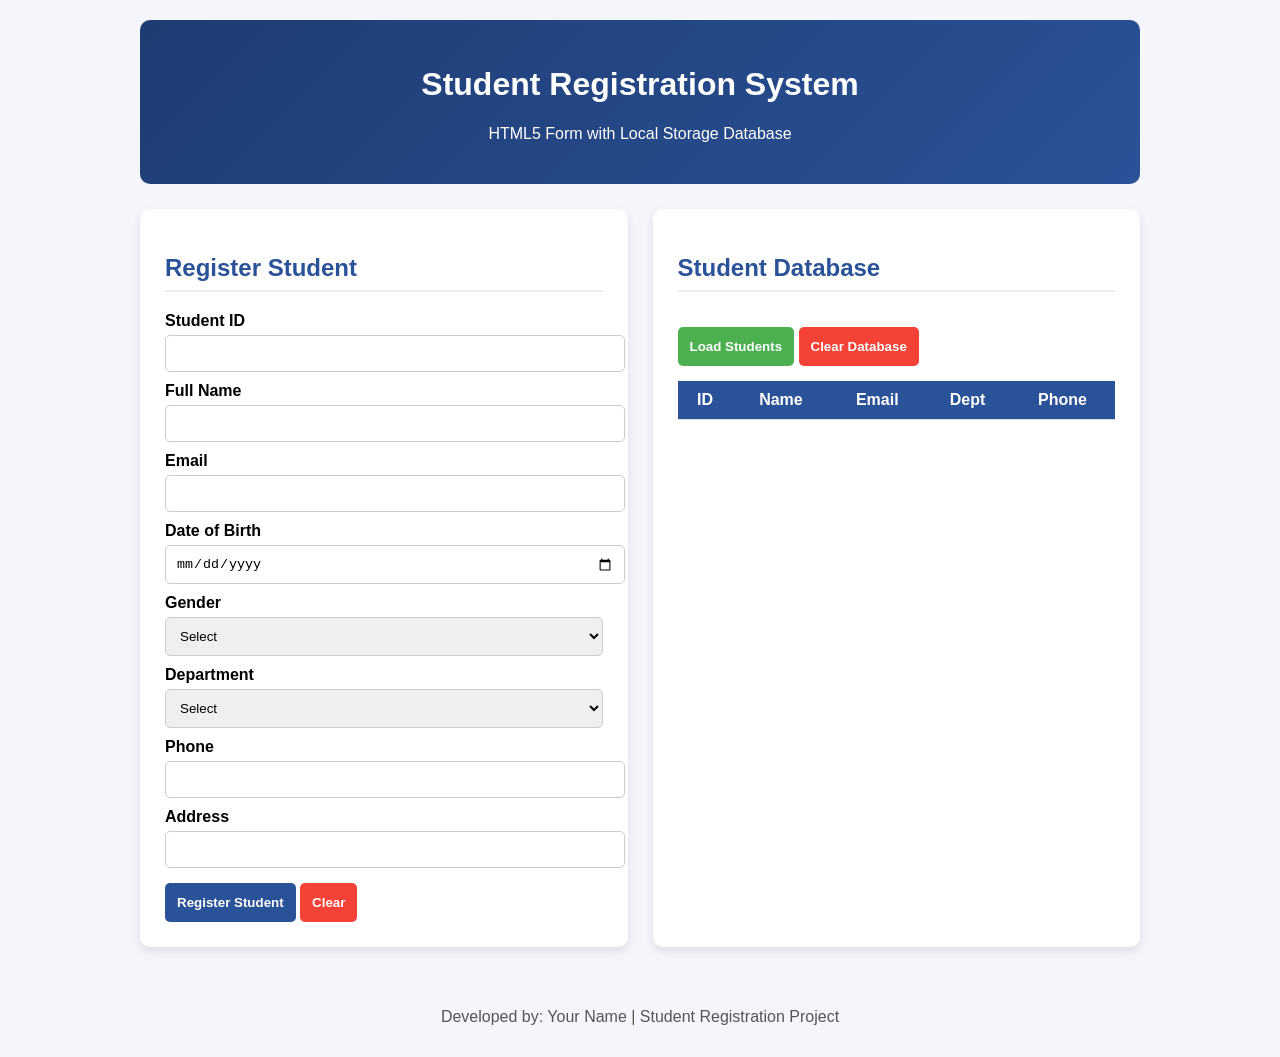
<file: Student Registration System/index.html>
<!DOCTYPE html>
<html lang="en">
<head>
<meta charset="UTF-8">
<meta name="viewport" content="width=device-width, initial-scale=1.0">
<title>Student Registration System</title>

<style>

body{
font-family: Arial, sans-serif;
background:#f4f6fb;
margin:0;
}

.container{
width:90%;
max-width:1000px;
margin:auto;
}

header{
background:linear-gradient(135deg,#1e3c72,#2a5298);
color:white;
padding:25px;
text-align:center;
border-radius:10px;
margin-top:20px;
}

.main{
display:grid;
grid-template-columns:1fr 1fr;
gap:25px;
margin-top:25px;
}

@media(max-width:800px){
.main{
grid-template-columns:1fr;
}
}

.box{
background:white;
padding:25px;
border-radius:10px;
box-shadow:0 4px 10px rgba(0,0,0,0.1);
}

h2{
color:#2a5298;
border-bottom:2px solid #eee;
padding-bottom:8px;
}

label{
font-weight:bold;
margin-top:10px;
display:block;
}

input,select{
width:100%;
padding:10px;
margin-top:5px;
border:1px solid #ccc;
border-radius:5px;
}

button{
margin-top:15px;
padding:12px;
border:none;
border-radius:5px;
cursor:pointer;
font-weight:bold;
}

.register{
background:#2a5298;
color:white;
}

.clear{
background:#f44336;
color:white;
}

.load{
background:#4CAF50;
color:white;
}

table{
width:100%;
border-collapse:collapse;
margin-top:15px;
}

th,td{
padding:10px;
border-bottom:1px solid #ddd;
}

th{
background:#2a5298;
color:white;
}

footer{
text-align:center;
margin-top:30px;
padding:15px;
color:#555;
}

</style>
</head>

<body>

<div class="container">

<header>
<h1>Student Registration System</h1>
<p>HTML5 Form with Local Storage Database</p>
</header>

<div class="main">

<div class="box">

<h2>Register Student</h2>

<form id="form">

<label>Student ID</label>
<input type="text" id="sid" required>

<label>Full Name</label>
<input type="text" id="name" required>

<label>Email</label>
<input type="email" id="email" required>

<label>Date of Birth</label>
<input type="date" id="dob" required>

<label>Gender</label>
<select id="gender" required>
<option value="">Select</option>
<option>Male</option>
<option>Female</option>
<option>Other</option>
</select>

<label>Department</label>
<select id="dept" required>
<option value="">Select</option>
<option>Computer Science</option>
<option>Electrical</option>
<option>Mechanical</option>
<option>Business</option>
</select>

<label>Phone</label>
<input type="tel" id="phone" required>

<label>Address</label>
<input type="text" id="address">

<button class="register">Register Student</button>
<button type="button" class="clear" onclick="clearForm()">Clear</button>

</form>

</div>

<div class="box">

<h2>Student Database</h2>

<button class="load" onclick="loadStudents()">Load Students</button>
<button class="clear" onclick="clearDB()">Clear Database</button>

<table>

<thead>
<tr>
<th>ID</th>
<th>Name</th>
<th>Email</th>
<th>Dept</th>
<th>Phone</th>
</tr>
</thead>

<tbody id="table"></tbody>

</table>

</div>

</div>

<footer>
<p>Developed by: Your Name | Student Registration Project</p>
</footer>

</div>

<script>

let students=JSON.parse(localStorage.getItem("students"))||[];

document.getElementById("form").addEventListener("submit",function(e){

e.preventDefault();

let student={
sid:document.getElementById("sid").value,
name:document.getElementById("name").value,
email:document.getElementById("email").value,
dob:document.getElementById("dob").value,
gender:document.getElementById("gender").value,
dept:document.getElementById("dept").value,
phone:document.getElementById("phone").value,
address:document.getElementById("address").value
};

students.push(student);

localStorage.setItem("students",JSON.stringify(students));

alert("Student Registered Successfully");

this.reset();

});

function loadStudents(){

let table=document.getElementById("table");

table.innerHTML="";

students.forEach((s,i)=>{

table.innerHTML+=`

<tr>
<td>${s.sid}</td>
<td>${s.name}</td>
<td>${s.email}</td>
<td>${s.dept}</td>
<td>${s.phone}</td>
</tr>

`;

});

}

function clearForm(){

document.getElementById("form").reset();

}

function clearDB(){

localStorage.removeItem("students");

students=[];

document.getElementById("table").innerHTML="";

alert("Database Cleared");

}

</script>

</body>
</html>
</file>
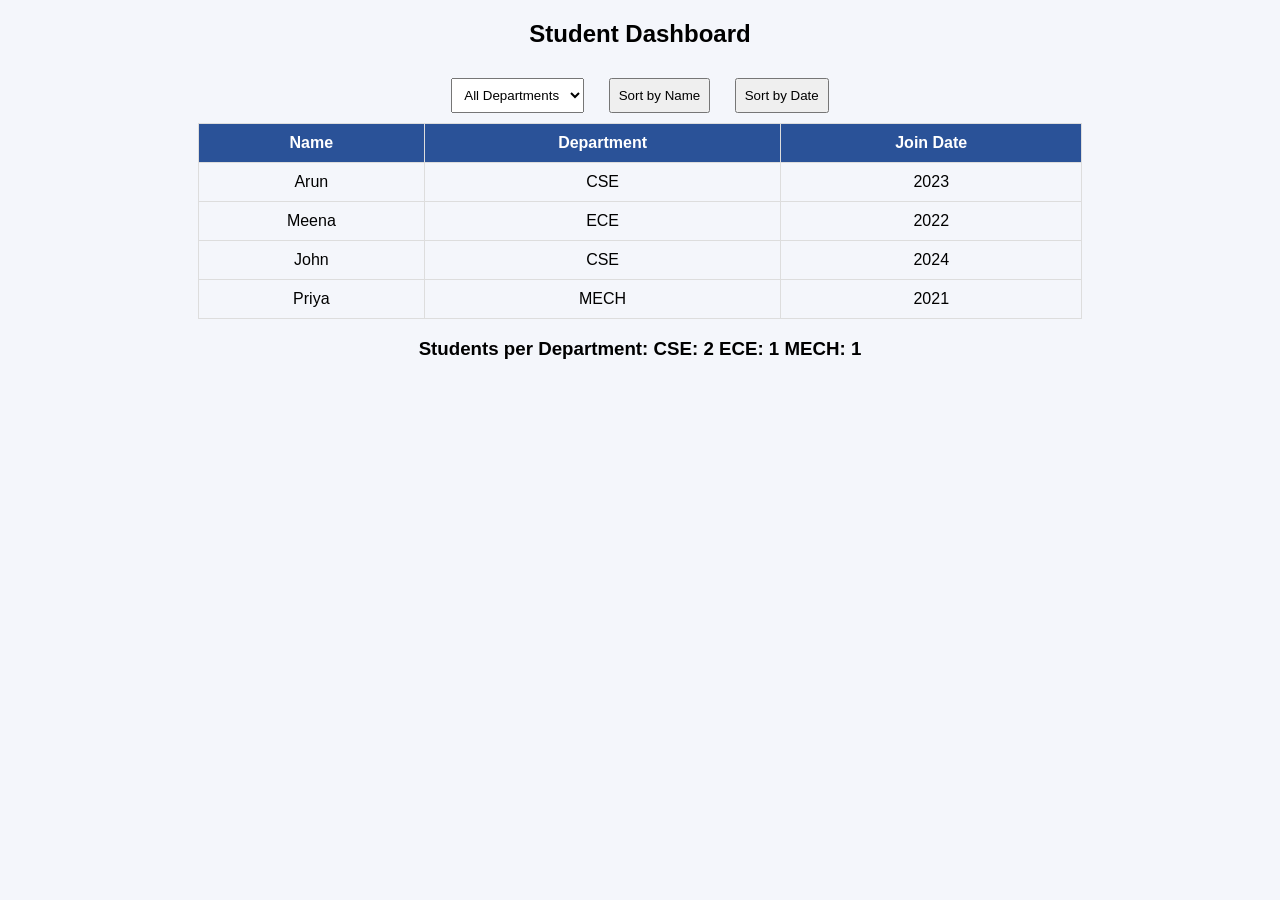
<file: Task 2/index.html>
<!DOCTYPE html>
<html>
<head>
<title>Student Dashboard</title>

<style>

body{
font-family:Arial;
background:#f4f6fb;
text-align:center;
}

table{
margin:auto;
border-collapse:collapse;
width:70%;
}

th,td{
padding:10px;
border:1px solid #ddd;
}

th{
background:#2a5298;
color:white;
}

select,button{
padding:8px;
margin:10px;
}

</style>

</head>

<body>

<h2>Student Dashboard</h2>

<select id="departmentFilter" onchange="filterDepartment()">
<option value="All">All Departments</option>
<option value="CSE">CSE</option>
<option value="ECE">ECE</option>
<option value="MECH">MECH</option>
</select>

<button onclick="sortName()">Sort by Name</button>
<button onclick="sortDate()">Sort by Date</button>

<table>

<thead>
<tr>
<th>Name</th>
<th>Department</th>
<th>Join Date</th>
</tr>
</thead>

<tbody id="studentTable"></tbody>

</table>

<h3 id="count"></h3>

<script>

let students=[
{name:"Arun",dept:"CSE",date:"2023"},
{name:"Meena",dept:"ECE",date:"2022"},
{name:"John",dept:"CSE",date:"2024"},
{name:"Priya",dept:"MECH",date:"2021"}
];

function display(data){

let table=document.getElementById("studentTable");
table.innerHTML="";

data.forEach(s=>{

table.innerHTML+=`
<tr>
<td>${s.name}</td>
<td>${s.dept}</td>
<td>${s.date}</td>
</tr>
`;

});

countStudents(data);

}

function sortName(){
students.sort((a,b)=>a.name.localeCompare(b.name));
display(students);
}

function sortDate(){
students.sort((a,b)=>a.date-b.date);
display(students);
}

function filterDepartment(){

let dept=document.getElementById("departmentFilter").value;

if(dept==="All"){
display(students);
}else{

let filtered=students.filter(s=>s.dept===dept);
display(filtered);

}

}

function countStudents(data){

let counts={};

data.forEach(s=>{
counts[s.dept]=(counts[s.dept]||0)+1;
});

let text="Students per Department: ";

for(let d in counts){
text+=d+": "+counts[d]+" ";
}

document.getElementById("count").innerText=text;

}

display(students);

</script>

</body>
</html>
</file>
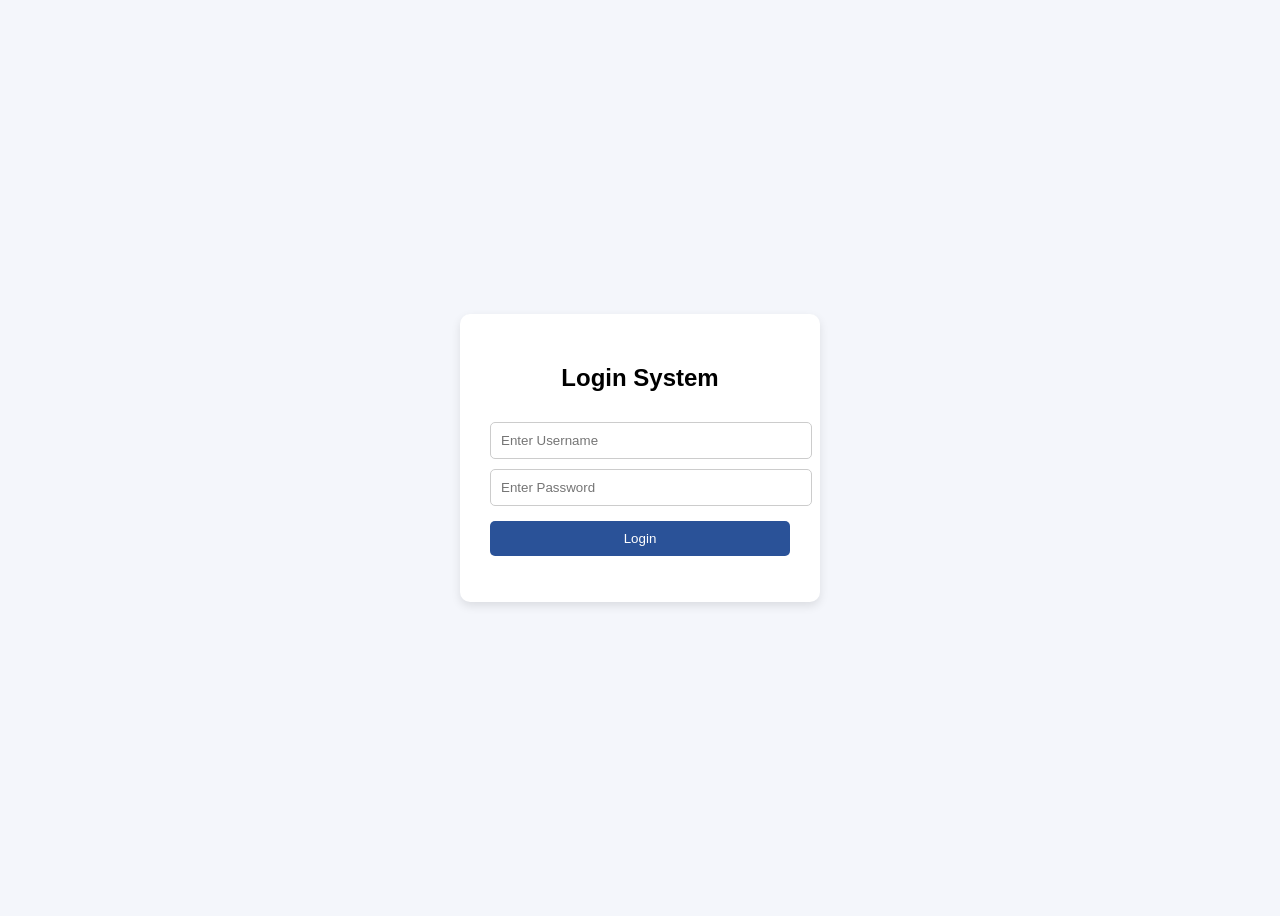
<file: Task 3/index.html>
<!DOCTYPE html>
<html>
<head>
<title>Login System</title>

<style>

body{
font-family:Arial;
background:#f4f6fb;
display:flex;
justify-content:center;
align-items:center;
height:100vh;
}

.box{
background:white;
padding:30px;
border-radius:10px;
box-shadow:0 4px 10px rgba(0,0,0,0.1);
width:300px;
}

h2{
text-align:center;
}

input{
width:100%;
padding:10px;
margin-top:10px;
border:1px solid #ccc;
border-radius:5px;
}

button{
width:100%;
padding:10px;
margin-top:15px;
background:#2a5298;
color:white;
border:none;
border-radius:5px;
cursor:pointer;
}

.error{
color:red;
margin-top:10px;
text-align:center;
}

.success{
color:green;
margin-top:10px;
text-align:center;
}

</style>

</head>

<body>

<div class="box">

<h2>Login System</h2>

<input type="text" id="username" placeholder="Enter Username">

<input type="password" id="password" placeholder="Enter Password">

<button onclick="login()">Login</button>

<p id="message"></p>

</div>

<script>

// simulated database
let user={
username:"admin",
password:"12345"
};

function login(){

let u=document.getElementById("username").value;
let p=document.getElementById("password").value;
let msg=document.getElementById("message");

if(u=="" || p==""){
msg.innerHTML="Please fill all fields";
msg.className="error";
return;
}

if(u===user.username && p===user.password){

msg.innerHTML="Login Successful";
msg.className="success";

}else{

msg.innerHTML="Invalid Username or Password";
msg.className="error";

}

}

</script>

</body>
</html>
</file>
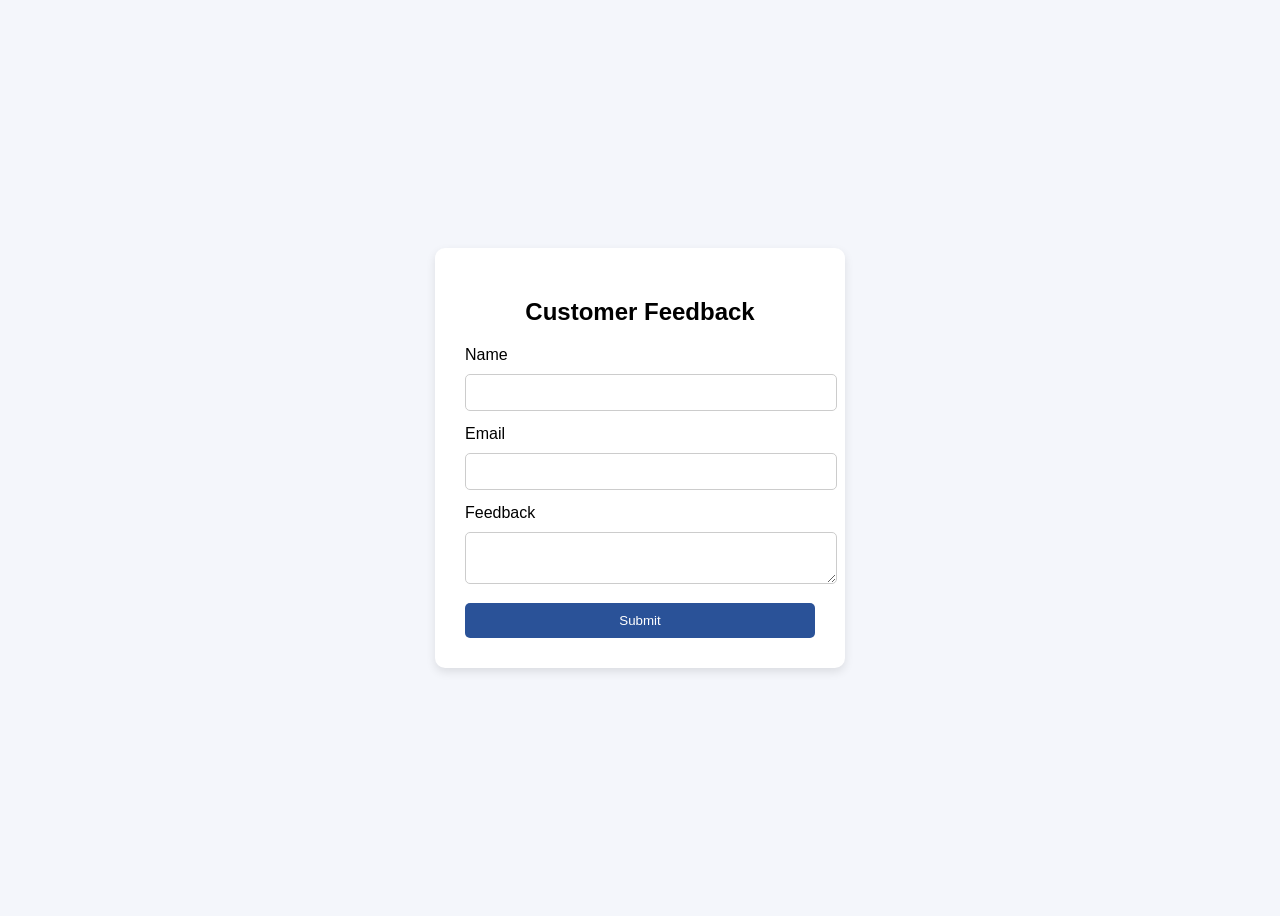
<file: Task07/index.html>
<!DOCTYPE html>
<html>
<head>
<title>Feedback Form</title>

<style>

body{
font-family:Arial;
background:#f4f6fb;
display:flex;
justify-content:center;
align-items:center;
height:100vh;
}

.container{
background:white;
padding:30px;
border-radius:10px;
width:350px;
box-shadow:0 4px 10px rgba(0,0,0,0.1);
}

h2{
text-align:center;
}

input,textarea{
width:100%;
padding:10px;
margin-top:10px;
border:1px solid #ccc;
border-radius:5px;
}

input:hover,textarea:hover{
border-color:#2a5298;
background:#f0f6ff;
}

button{
width:100%;
padding:10px;
margin-top:15px;
background:#2a5298;
color:white;
border:none;
border-radius:5px;
cursor:pointer;
}

.error{
color:red;
font-size:14px;
}

</style>

</head>

<body>

<div class="container">

<h2>Customer Feedback</h2>

<form id="feedbackForm">

<label>Name</label>
<input type="text" id="name" onkeypress="validateText(event)">
<p id="nameError" class="error"></p>

<label>Email</label>
<input type="email" id="email">
<p id="emailError" class="error"></p>

<label>Feedback</label>
<textarea id="feedback"></textarea>

<button type="button" ondblclick="submitForm()">Submit</button>

</form>

</div>

<script>

function validateText(e){

let char=String.fromCharCode(e.which);

if(!/[a-zA-Z\s]/.test(char)){
e.preventDefault();
document.getElementById("nameError").innerText="Only letters allowed";
}else{
document.getElementById("nameError").innerText="";
}

}

function validateEmail(){

let email=document.getElementById("email").value;

if(!email.includes("@")){
document.getElementById("emailError").innerText="Invalid email";
return false;
}

document.getElementById("emailError").innerText="";
return true;

}

function submitForm(){

let name=document.getElementById("name").value;

if(name==""){
alert("Please enter name");
return;
}

if(!validateEmail()){
return;
}

alert("Thank you for your feedback!");

}

</script>

</body>
</html>
</file>
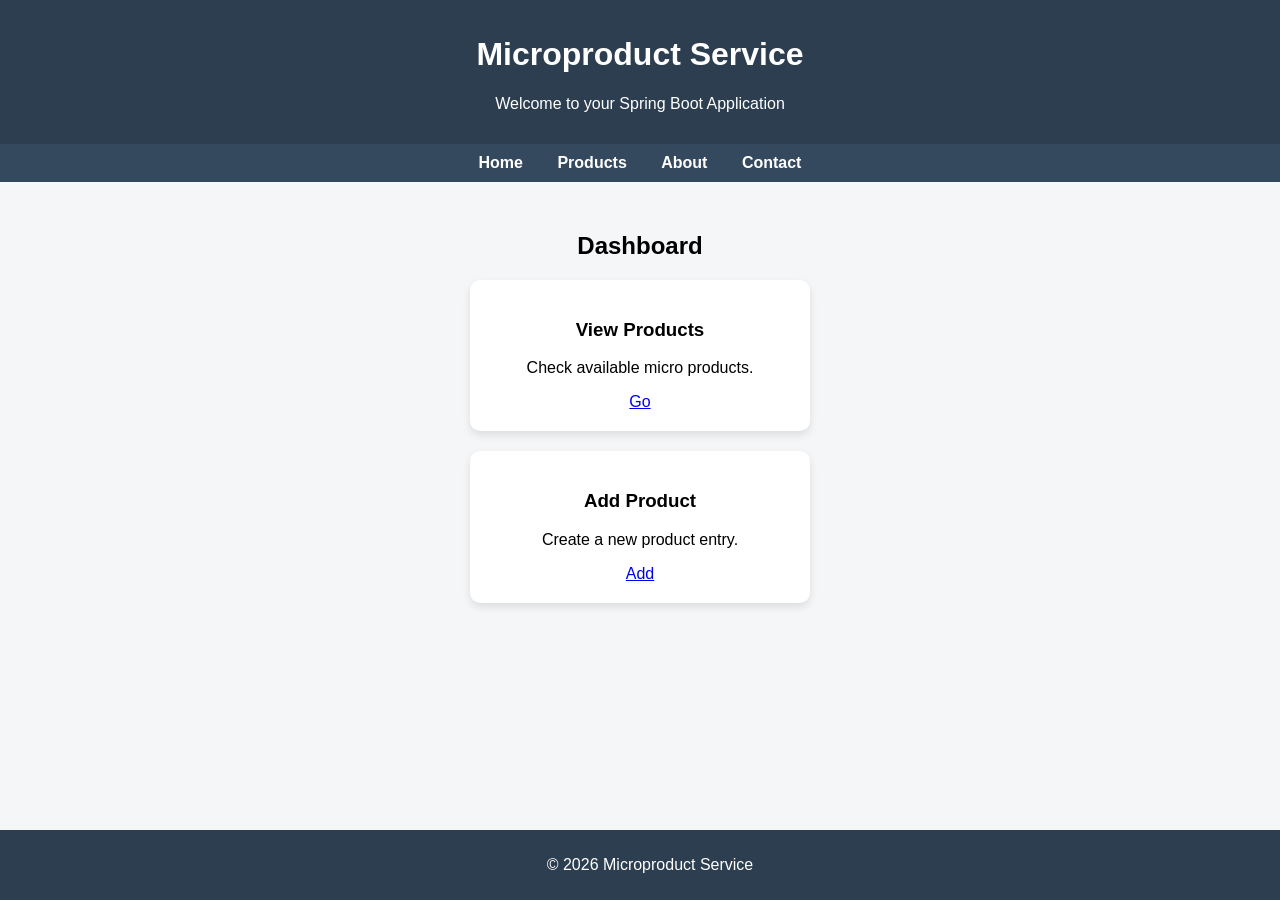
<file: 14-MicroProductService/target/classes/templates/index.html>
<!DOCTYPE html>
<html lang="en">
<head>
    <meta charset="UTF-8">
    <meta name="viewport" content="width=device-width, initial-scale=1.0">
    <title>Microproduct Service</title>

    <!-- Optional CSS -->
    <style>
        body {
            font-family: Arial, sans-serif;
            background-color: #f4f6f8;
            margin: 0;
            padding: 0;
        }

        header {
            background-color: #2c3e50;
            color: white;
            padding: 15px;
            text-align: center;
        }

        nav {
            background-color: #34495e;
            padding: 10px;
            text-align: center;
        }

        nav a {
            color: white;
            margin: 0 15px;
            text-decoration: none;
            font-weight: bold;
        }

        nav a:hover {
            text-decoration: underline;
        }

        .container {
            padding: 30px;
            text-align: center;
        }

        .card {
            background: white;
            padding: 20px;
            margin: 20px auto;
            width: 300px;
            border-radius: 10px;
            box-shadow: 0 4px 8px rgba(0,0,0,0.1);
        }

        footer {
            background-color: #2c3e50;
            color: white;
            text-align: center;
            padding: 10px;
            position: fixed;
            bottom: 0;
            width: 100%;
        }
    </style>
</head>
<body>

<header>
    <h1>Microproduct Service</h1>
    <p>Welcome to your Spring Boot Application</p>
</header>

<nav>
    <a href="/">Home</a>
    <a href="/products">Products</a>
    <a href="/about">About</a>
    <a href="/contact">Contact</a>
</nav>

<div class="container">
    <h2>Dashboard</h2>

    <div class="card">
        <h3>View Products</h3>
        <p>Check available micro products.</p>
        <a href="/products">Go</a>
    </div>

    <div class="card">
        <h3>Add Product</h3>
        <p>Create a new product entry.</p>
        <a href="/add-product">Add</a>
    </div>
</div>

<footer>
    <p>© 2026 Microproduct Service</p>
</footer>

</body>
</html>
</file>
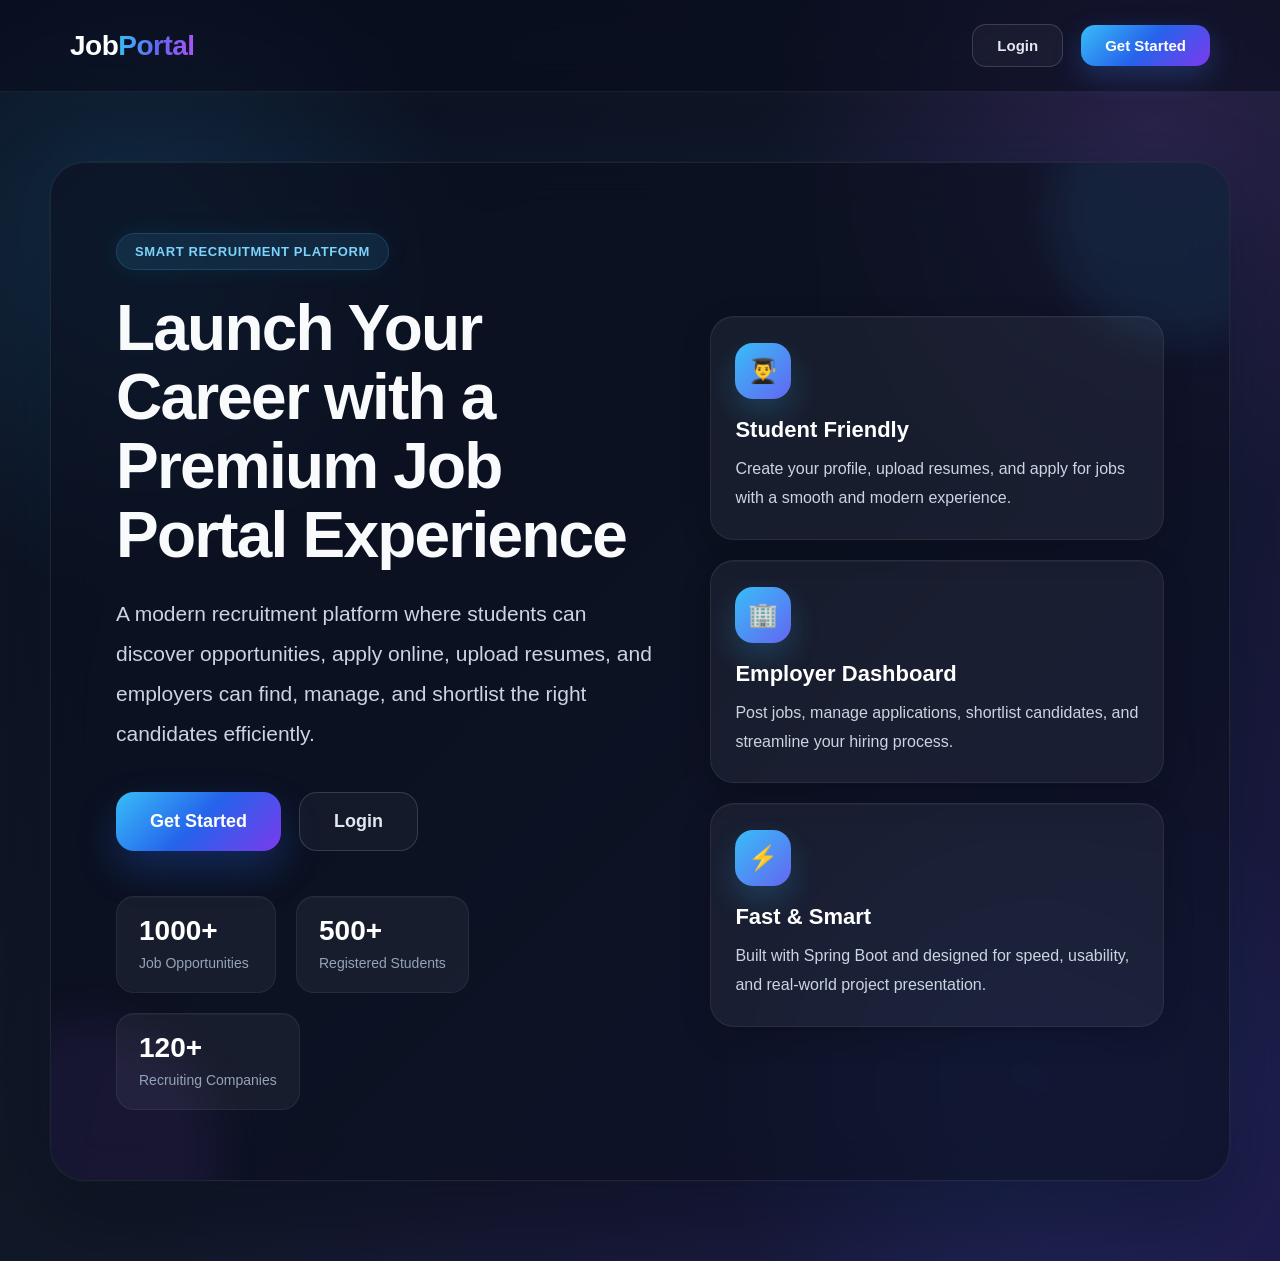
<file: jobportal/target/classes/templates/index.html>
<!DOCTYPE html>
<html xmlns:th="http://www.thymeleaf.org">
<head>
    <meta charset="UTF-8">
    <title>Job Portal Management System</title>
    <meta name="viewport" content="width=device-width, initial-scale=1.0">

    <style>
        * {
            margin: 0;
            padding: 0;
            box-sizing: border-box;
        }

        body {
            font-family: "Segoe UI", Tahoma, Geneva, Verdana, sans-serif;
            min-height: 100vh;
            background:
                radial-gradient(circle at 10% 20%, rgba(56, 189, 248, 0.15), transparent 22%),
                radial-gradient(circle at 90% 10%, rgba(168, 85, 247, 0.16), transparent 24%),
                radial-gradient(circle at 80% 85%, rgba(59, 130, 246, 0.14), transparent 22%),
                linear-gradient(135deg, #0a1020, #111827, #1e1b4b);
            color: #f8fafc;
            overflow-x: hidden;
        }

        .navbar {
            width: 100%;
            padding: 24px 70px;
            display: flex;
            justify-content: space-between;
            align-items: center;
            position: sticky;
            top: 0;
            z-index: 100;
            background: rgba(8, 12, 28, 0.55);
            backdrop-filter: blur(16px);
            -webkit-backdrop-filter: blur(16px);
            border-bottom: 1px solid rgba(255,255,255,0.06);
        }

        .logo {
            font-size: 28px;
            font-weight: 800;
            letter-spacing: -0.5px;
            color: #ffffff;
        }

        .logo span {
            background: linear-gradient(90deg, #38bdf8, #6366f1, #a855f7);
            -webkit-background-clip: text;
            -webkit-text-fill-color: transparent;
        }

        .nav-links {
            display: flex;
            align-items: center;
            gap: 18px;
        }

        .nav-btn {
            text-decoration: none;
            padding: 12px 24px;
            border-radius: 14px;
            font-weight: 700;
            transition: all 0.3s ease;
            font-size: 15px;
        }

        .nav-login {
            color: #e2e8f0;
            border: 1px solid rgba(255,255,255,0.15);
            background: rgba(255,255,255,0.04);
        }

        .nav-login:hover {
            background: rgba(255,255,255,0.08);
            transform: translateY(-2px);
        }

        .nav-register {
            color: white;
            background: linear-gradient(135deg, #38bdf8, #2563eb, #7c3aed);
            box-shadow: 0 10px 28px rgba(59, 130, 246, 0.25);
        }

        .nav-register:hover {
            transform: translateY(-2px);
            box-shadow: 0 14px 34px rgba(124, 58, 237, 0.28);
        }

        .hero {
            min-height: calc(100vh - 90px);
            display: flex;
            align-items: center;
            justify-content: center;
            padding: 70px 50px 80px;
        }

        .hero-card {
            width: 100%;
            max-width: 1420px;
            display: grid;
            grid-template-columns: 1.1fr 0.9fr;
            gap: 40px;
            align-items: center;
            padding: 70px 65px;
            border-radius: 34px;
            background: rgba(10, 15, 32, 0.62);
            border: 1px solid rgba(255,255,255,0.08);
            backdrop-filter: blur(20px);
            -webkit-backdrop-filter: blur(20px);
            box-shadow:
                0 30px 80px rgba(0,0,0,0.35),
                0 0 0 1px rgba(255,255,255,0.02),
                0 0 80px rgba(59, 130, 246, 0.08);
            position: relative;
            overflow: hidden;
        }

        .hero-card::before {
            content: "";
            position: absolute;
            top: -80px;
            right: -80px;
            width: 260px;
            height: 260px;
            background: rgba(56, 189, 248, 0.08);
            border-radius: 50%;
            filter: blur(20px);
        }

        .hero-card::after {
            content: "";
            position: absolute;
            bottom: -100px;
            left: -90px;
            width: 260px;
            height: 260px;
            background: rgba(168, 85, 247, 0.08);
            border-radius: 50%;
            filter: blur(20px);
        }

        .hero-left {
            position: relative;
            z-index: 2;
        }

        .badge {
            display: inline-block;
            padding: 10px 18px;
            border-radius: 999px;
            background: rgba(56, 189, 248, 0.12);
            color: #7dd3fc;
            font-size: 13px;
            font-weight: 700;
            letter-spacing: 0.6px;
            text-transform: uppercase;
            border: 1px solid rgba(56,189,248,0.18);
            margin-bottom: 24px;
            box-shadow: 0 0 25px rgba(56, 189, 248, 0.08);
        }

        .hero-left h1 {
            font-size: 64px;
            line-height: 1.08;
            font-weight: 800;
            margin-bottom: 24px;
            letter-spacing: -1.8px;
            max-width: 760px;
        }

        .hero-left p {
            font-size: 21px;
            line-height: 1.9;
            color: #cbd5e1;
            max-width: 720px;
            margin-bottom: 38px;
        }

        .hero-buttons {
            display: flex;
            gap: 18px;
            flex-wrap: wrap;
            margin-bottom: 45px;
        }

        .hero-btn {
            text-decoration: none;
            padding: 18px 34px;
            border-radius: 18px;
            font-size: 18px;
            font-weight: 800;
            transition: all 0.3s ease;
            display: inline-flex;
            align-items: center;
            justify-content: center;
        }

        .btn-primary {
            background: linear-gradient(135deg, #38bdf8, #2563eb, #7c3aed);
            color: white;
            box-shadow: 0 18px 38px rgba(37, 99, 235, 0.28);
        }

        .btn-primary:hover {
            transform: translateY(-3px);
            box-shadow: 0 24px 46px rgba(124, 58, 237, 0.28);
        }

        .btn-secondary {
            color: #e2e8f0;
            border: 1px solid rgba(255,255,255,0.14);
            background: rgba(255,255,255,0.04);
        }

        .btn-secondary:hover {
            transform: translateY(-3px);
            background: rgba(255,255,255,0.07);
        }

        .stats {
            display: flex;
            gap: 20px;
            flex-wrap: wrap;
        }

        .stat-box {
            background: rgba(255,255,255,0.05);
            border: 1px solid rgba(255,255,255,0.06);
            padding: 18px 22px;
            border-radius: 18px;
            min-width: 160px;
            box-shadow: inset 0 1px 0 rgba(255,255,255,0.03);
        }

        .stat-box h3 {
            font-size: 28px;
            font-weight: 800;
            color: #ffffff;
            margin-bottom: 6px;
        }

        .stat-box p {
            font-size: 14px;
            color: #94a3b8;
            margin: 0;
            line-height: 1.5;
        }

        .hero-right {
            position: relative;
            z-index: 2;
        }

        .feature-grid {
            display: grid;
            gap: 20px;
        }

        .feature-card {
            padding: 26px 24px;
            border-radius: 24px;
            background: rgba(255,255,255,0.05);
            border: 1px solid rgba(255,255,255,0.07);
            box-shadow:
                inset 0 1px 0 rgba(255,255,255,0.03),
                0 10px 30px rgba(0,0,0,0.18);
            transition: transform 0.3s ease;
        }

        .feature-card:hover {
            transform: translateY(-5px);
        }

        .feature-icon {
            width: 56px;
            height: 56px;
            border-radius: 18px;
            display: flex;
            align-items: center;
            justify-content: center;
            font-size: 24px;
            margin-bottom: 18px;
            background: linear-gradient(135deg, #38bdf8, #6366f1);
            box-shadow: 0 14px 30px rgba(56, 189, 248, 0.20);
        }

        .feature-card h3 {
            font-size: 22px;
            font-weight: 800;
            margin-bottom: 12px;
            color: #ffffff;
        }

        .feature-card p {
            font-size: 16px;
            line-height: 1.8;
            color: #cbd5e1;
        }

        @media (max-width: 1180px) {
            .hero-card {
                grid-template-columns: 1fr;
                padding: 50px 34px;
            }

            .hero-left h1 {
                font-size: 48px;
            }
        }

        @media (max-width: 768px) {
            .navbar {
                padding: 18px 20px;
                flex-direction: column;
                gap: 14px;
            }

            .hero {
                padding: 30px 18px 40px;
            }

            .hero-card {
                padding: 34px 22px;
                border-radius: 24px;
            }

            .hero-left h1 {
                font-size: 36px;
            }

            .hero-left p {
                font-size: 17px;
            }

            .hero-buttons {
                flex-direction: column;
            }

            .hero-btn {
                width: 100%;
            }

            .stats {
                flex-direction: column;
            }

            .stat-box {
                width: 100%;
            }
        }
    </style>
</head>
<body>

    <!-- Navbar -->
    <div class="navbar">
        <div class="logo">Job<span>Portal</span></div>

        <div class="nav-links">
            <a th:href="@{/login}" class="nav-btn nav-login">Login</a>
            <a th:href="@{/register}" class="nav-btn nav-register">Get Started</a>
        </div>
    </div>

    <!-- Hero Section -->
    <section class="hero">
        <div class="hero-card">

            <!-- Left Content -->
            <div class="hero-left">
                <div class="badge">Smart Recruitment Platform</div>

                <h1>Launch Your Career with a Premium Job Portal Experience</h1>

                <p>
                    A modern recruitment platform where students can discover opportunities,
                    apply online, upload resumes, and employers can find, manage, and shortlist
                    the right candidates efficiently.
                </p>

                <div class="hero-buttons">
                    <a th:href="@{/register}" class="hero-btn btn-primary">Get Started</a>
                    <a th:href="@{/login}" class="hero-btn btn-secondary">Login</a>
                </div>

                <div class="stats">
                    <div class="stat-box">
                        <h3>1000+</h3>
                        <p>Job Opportunities</p>
                    </div>
                    <div class="stat-box">
                        <h3>500+</h3>
                        <p>Registered Students</p>
                    </div>
                    <div class="stat-box">
                        <h3>120+</h3>
                        <p>Recruiting Companies</p>
                    </div>
                </div>
            </div>

            <!-- Right Features -->
            <div class="hero-right">
                <div class="feature-grid">
                    <div class="feature-card">
                        <div class="feature-icon">👨‍🎓</div>
                        <h3>Student Friendly</h3>
                        <p>Create your profile, upload resumes, and apply for jobs with a smooth and modern experience.</p>
                    </div>

                    <div class="feature-card">
                        <div class="feature-icon">🏢</div>
                        <h3>Employer Dashboard</h3>
                        <p>Post jobs, manage applications, shortlist candidates, and streamline your hiring process.</p>
                    </div>

                    <div class="feature-card">
                        <div class="feature-icon">⚡</div>
                        <h3>Fast & Smart</h3>
                        <p>Built with Spring Boot and designed for speed, usability, and real-world project presentation.</p>
                    </div>
                </div>
            </div>

        </div>
    </section>

</body>
</html>
</file>
